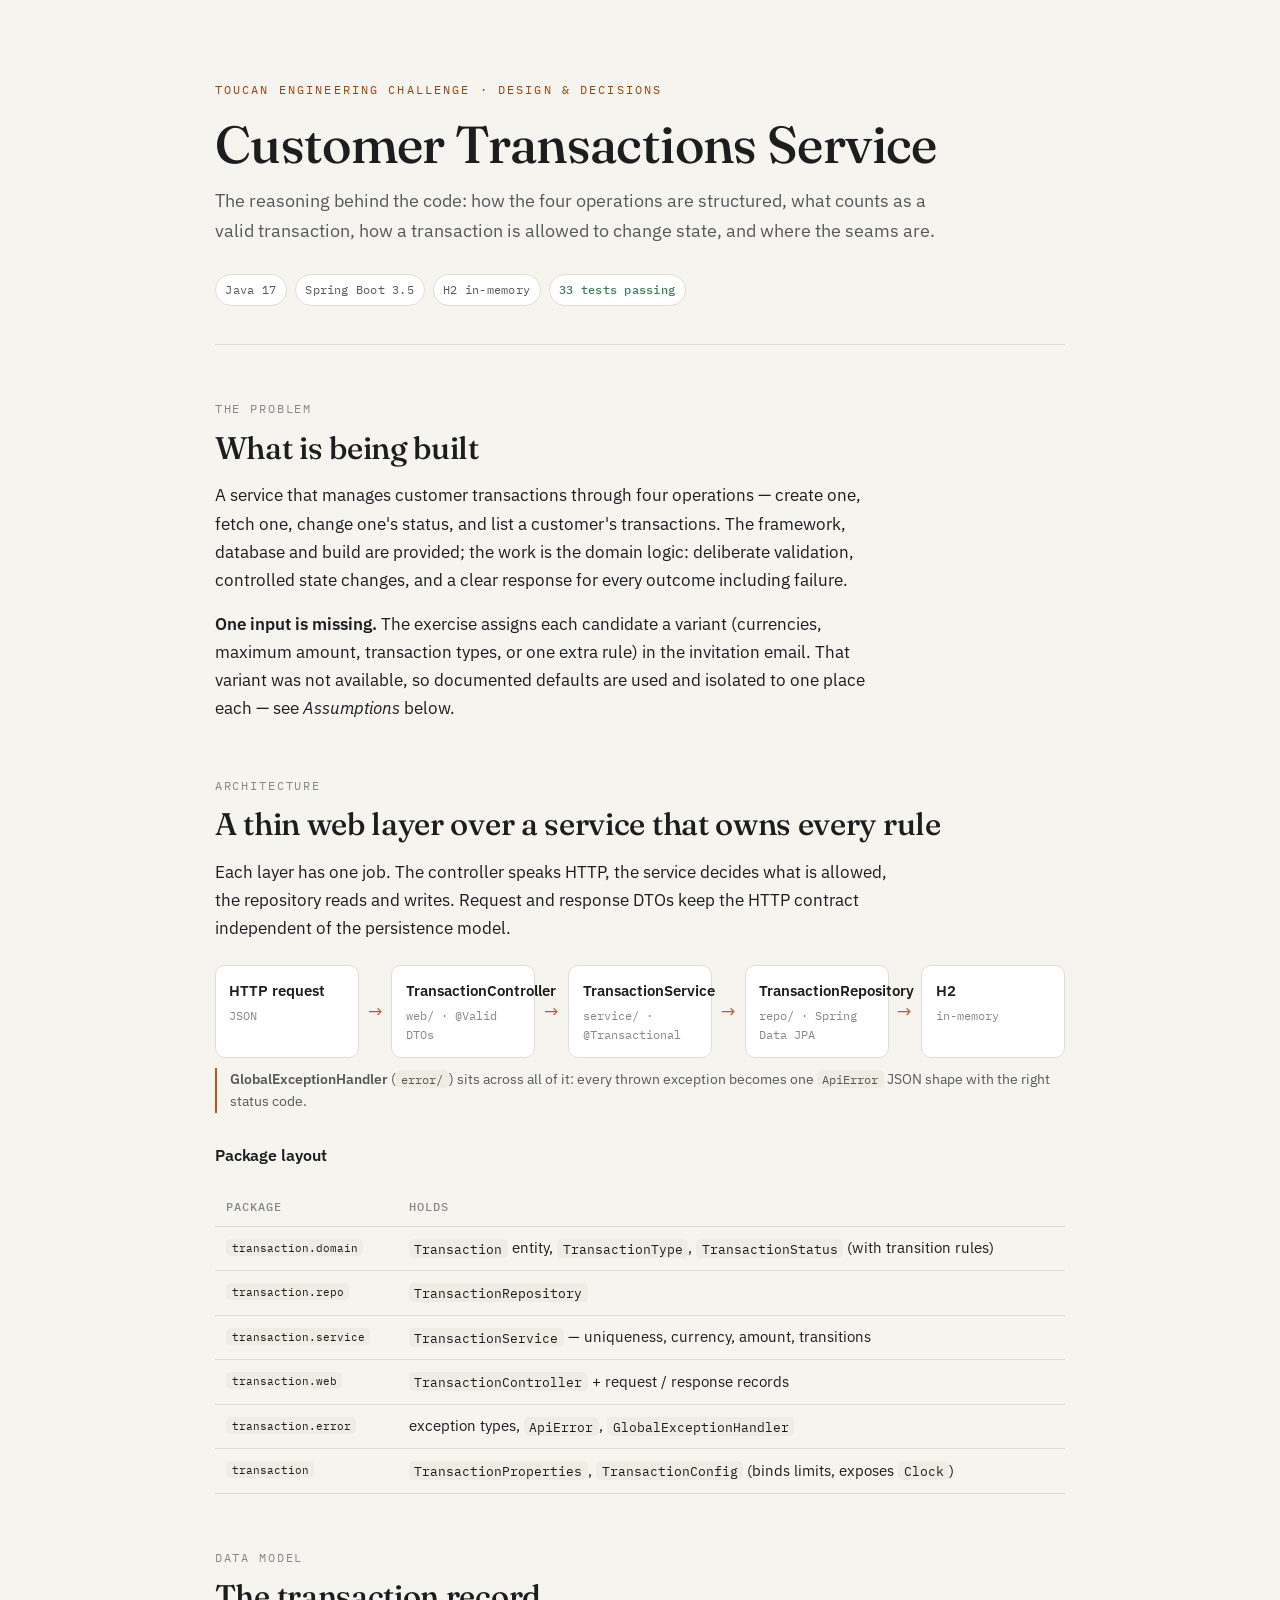
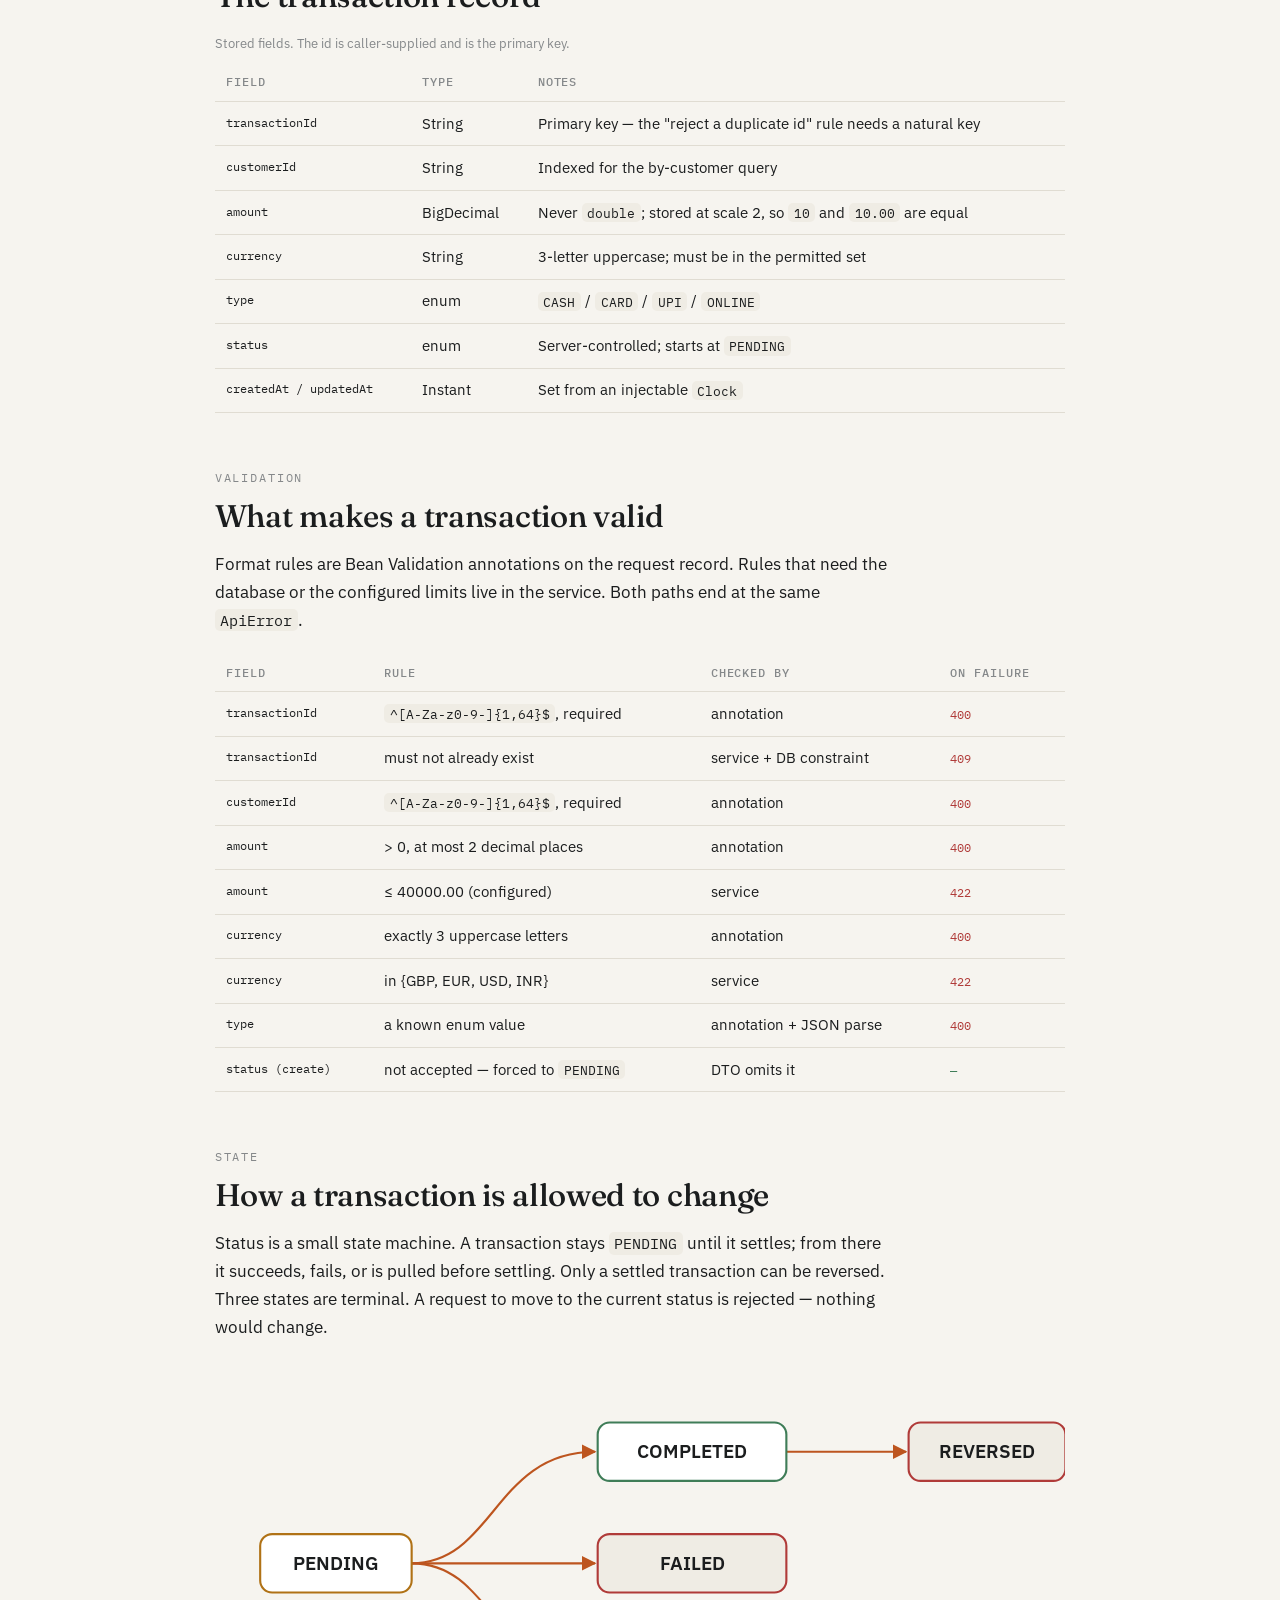
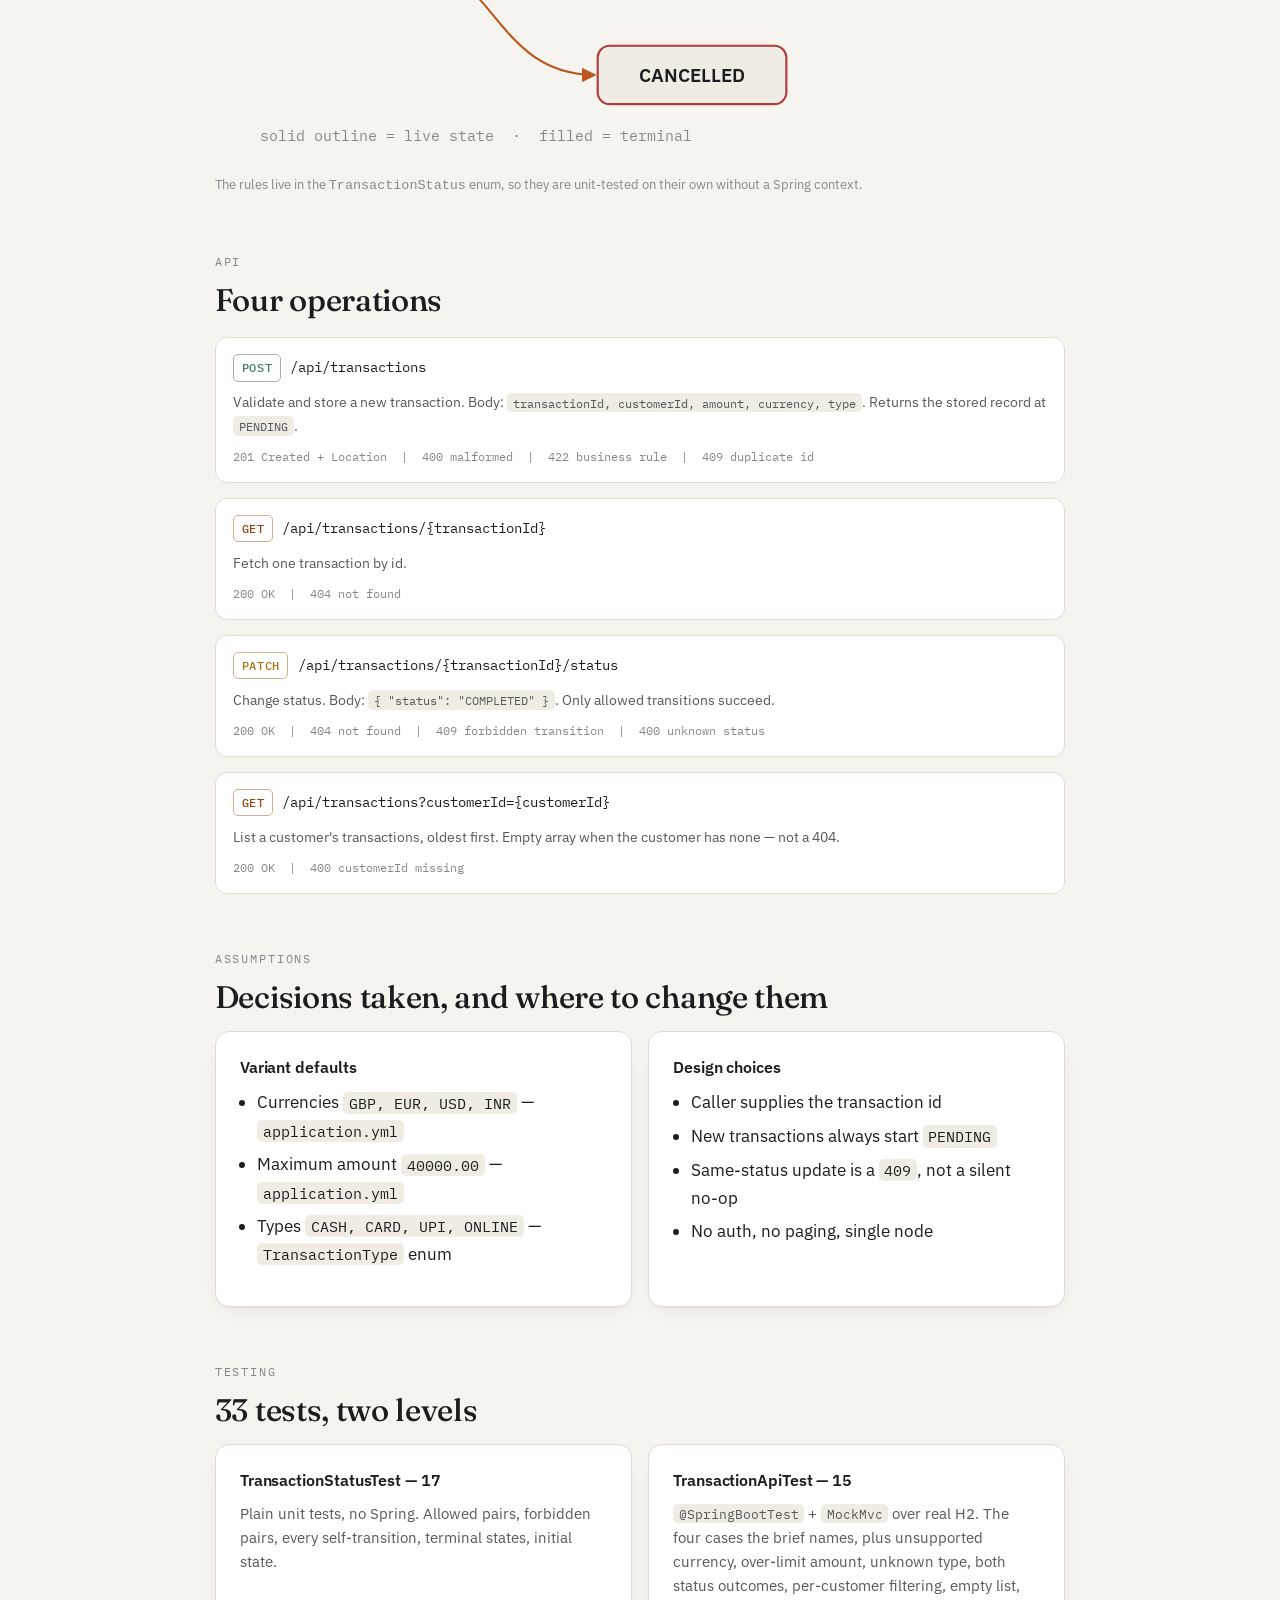
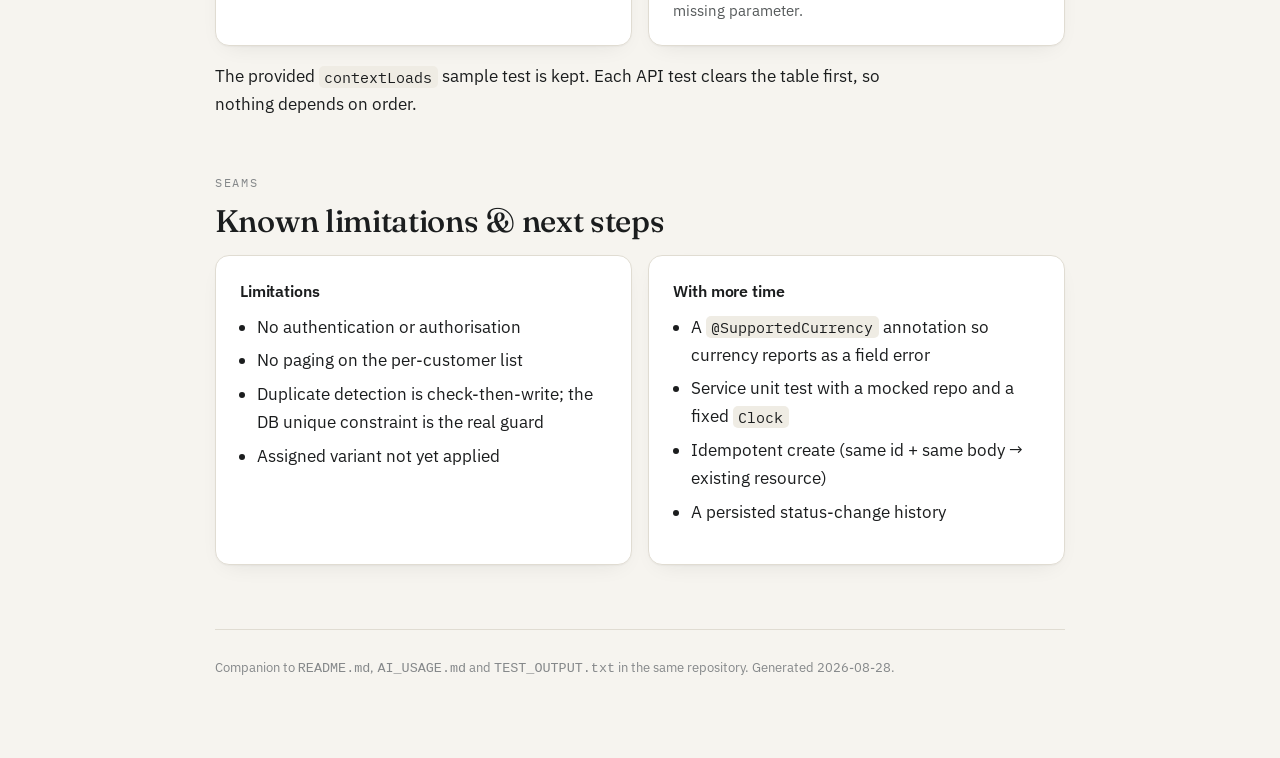
<file: docs/design.html>
<!doctype html>
<html lang="en">
<head>
<meta charset="utf-8">
<meta name="viewport" content="width=device-width, initial-scale=1">
<title>Transactions Service Design</title>
<link rel="preconnect" href="https://fonts.googleapis.com">
<link rel="preconnect" href="https://fonts.gstatic.com" crossorigin>
<link rel="stylesheet" href="https://fonts.googleapis.com/css2?family=Fraunces:opsz,wght@9..144,400;9..144,500;9..144,600&family=IBM+Plex+Mono:wght@400;500&family=IBM+Plex+Sans:wght@400;500;600&display=swap">
<style>
  :root {
    --ground: #f6f4ef;
    --surface: #ffffff;
    --surface-sunk: #efece4;
    --ink: #1b1d1e;
    --ink-soft: #55595a;
    --ink-faint: #85888a;
    --hairline: #e0dcd2;
    --accent: #bd551f;
    --accent-ink: #97430f;
    --ok: #3f7d58;
    --warn: #b07216;
    --bad: #b03b39;
    --shadow: 0 1px 2px rgba(27, 29, 30, .04), 0 8px 24px -12px rgba(27, 29, 30, .12);
  }
  @media (prefers-color-scheme: dark) {
    :root:not([data-theme="light"]) {
      --ground: #151719;
      --surface: #1d2023;
      --surface-sunk: #212528;
      --ink: #e9e6e0;
      --ink-soft: #b0aca4;
      --ink-faint: #7f8286;
      --hairline: #2f3438;
      --accent: #e07a45;
      --accent-ink: #e69268;
      --ok: #6fb08a;
      --warn: #d3a24e;
      --bad: #d97572;
      --shadow: 0 1px 2px rgba(0, 0, 0, .3), 0 10px 30px -14px rgba(0, 0, 0, .5);
    }
  }
  :root[data-theme="dark"] {
    --ground: #151719;
    --surface: #1d2023;
    --surface-sunk: #212528;
    --ink: #e9e6e0;
    --ink-soft: #b0aca4;
    --ink-faint: #7f8286;
    --hairline: #2f3438;
    --accent: #e07a45;
    --accent-ink: #e69268;
    --ok: #6fb08a;
    --warn: #d3a24e;
    --bad: #d97572;
    --shadow: 0 1px 2px rgba(0, 0, 0, .3), 0 10px 30px -14px rgba(0, 0, 0, .5);
  }

  * { box-sizing: border-box; }
  html { -webkit-text-size-adjust: 100%; }
  body {
    margin: 0;
    background: var(--ground);
    color: var(--ink);
    font-family: "IBM Plex Sans", ui-sans-serif, system-ui, sans-serif;
    font-size: 17px;
    line-height: 1.65;
    -webkit-font-smoothing: antialiased;
  }

  .wrap { max-width: 940px; margin: 0 auto; padding: clamp(2rem, 1rem + 5vw, 5.5rem) clamp(1.1rem, .4rem + 3vw, 3rem) 5rem; }
  .measure { max-width: 68ch; }

  header.masthead { border-bottom: 1px solid var(--hairline); padding-bottom: 2.4rem; margin-bottom: 3rem; }
  .kicker {
    font-family: "IBM Plex Mono", ui-monospace, monospace;
    font-size: .74rem; letter-spacing: .18em; text-transform: uppercase;
    color: var(--accent-ink); margin: 0 0 1rem;
  }
  h1 {
    font-family: "Fraunces", Georgia, "Times New Roman", serif;
    font-weight: 500; font-optical-sizing: auto;
    font-size: clamp(2.1rem, 1.4rem + 3vw, 3.25rem);
    line-height: 1.08; letter-spacing: -.012em; text-wrap: balance;
    margin: 0 0 .9rem;
  }
  .standfirst { font-size: 1.12rem; color: var(--ink-soft); margin: 0; }

  .chips { display: flex; flex-wrap: wrap; gap: .5rem; margin-top: 1.8rem; }
  .chip {
    font-family: "IBM Plex Mono", ui-monospace, monospace;
    font-size: .76rem; letter-spacing: .02em;
    padding: .3rem .6rem; border: 1px solid var(--hairline); border-radius: 999px;
    color: var(--ink-soft); background: var(--surface);
  }
  .chip strong { color: var(--ok); font-weight: 500; }

  section { margin-top: 3.4rem; }
  .eyebrow {
    font-family: "IBM Plex Mono", ui-monospace, monospace;
    font-size: .72rem; letter-spacing: .16em; text-transform: uppercase;
    color: var(--ink-faint); margin: 0 0 .7rem;
  }
  h2 {
    font-family: "Fraunces", Georgia, serif; font-weight: 500;
    font-size: clamp(1.5rem, 1.2rem + 1.2vw, 1.95rem); line-height: 1.15;
    letter-spacing: -.01em; text-wrap: balance; margin: 0 0 1rem;
  }
  h3 {
    font-size: 1rem; font-weight: 600; margin: 1.8rem 0 .5rem;
    letter-spacing: -.005em;
  }
  p { margin: 0 0 1rem; }
  a { color: var(--accent-ink); text-underline-offset: 2px; }
  strong { font-weight: 600; }

  .card {
    background: var(--surface); border: 1px solid var(--hairline);
    border-radius: 14px; padding: 1.4rem 1.5rem; box-shadow: var(--shadow);
  }
  .grid { display: grid; gap: 1rem; }
  @media (min-width: 620px) { .grid.two { grid-template-columns: 1fr 1fr; } }

  /* flow diagram */
  .flow { display: flex; flex-wrap: wrap; align-items: stretch; gap: .55rem; margin: 1.4rem 0 .4rem; }
  .flow .node {
    flex: 1 1 130px; background: var(--surface); border: 1px solid var(--hairline);
    border-radius: 10px; padding: .8rem .85rem; min-width: 0;
  }
  .flow .node .n-label { font-weight: 600; font-size: .93rem; }
  .flow .node .n-sub {
    font-family: "IBM Plex Mono", monospace; font-size: .72rem;
    color: var(--ink-faint); margin-top: .2rem; word-break: break-word;
  }
  .flow .arrow { align-self: center; color: var(--accent); font-size: 1.1rem; flex: 0 0 auto; }
  .aside-note {
    margin-top: .6rem; font-size: .86rem; color: var(--ink-soft);
    border-left: 2px solid var(--accent); padding-left: .8rem;
  }

  figure { margin: 1.4rem 0 0; }
  figcaption { font-size: .84rem; color: var(--ink-faint); margin-top: .7rem; }
  .diagram-scroll { overflow-x: auto; }
  svg.diagram { display: block; width: 100%; min-width: 520px; height: auto; }
  svg.diagram text {
    font-family: "IBM Plex Sans", sans-serif; fill: var(--ink);
  }
  svg.diagram .mono {
    font-family: "IBM Plex Mono", monospace; fill: var(--ink-faint); font-size: 11px;
  }

  .tbl-scroll { overflow-x: auto; margin: 1.2rem 0; }
  table { border-collapse: collapse; width: 100%; font-size: .92rem; min-width: 460px; }
  caption { text-align: left; color: var(--ink-faint); font-size: .82rem; margin-bottom: .5rem; }
  th, td { text-align: left; padding: .6rem .7rem; border-bottom: 1px solid var(--hairline); vertical-align: top; }
  thead th {
    font-family: "IBM Plex Mono", monospace; font-size: .72rem; letter-spacing: .08em;
    text-transform: uppercase; color: var(--ink-faint); font-weight: 500;
  }
  td code, p code, li code {
    font-family: "IBM Plex Mono", monospace; font-size: .86em;
    background: var(--surface-sunk); padding: .1rem .35rem; border-radius: 5px;
  }
  .tag { font-family: "IBM Plex Mono", monospace; font-size: .78rem; white-space: nowrap; }
  .tag.ok { color: var(--ok); }
  .tag.warn { color: var(--warn); }
  .tag.bad { color: var(--bad); }

  .endpoints { display: grid; gap: .9rem; margin-top: 1.2rem; }
  .endpoint { background: var(--surface); border: 1px solid var(--hairline); border-radius: 12px; padding: 1rem 1.1rem; }
  .endpoint .line { display: flex; align-items: baseline; gap: .6rem; flex-wrap: wrap; }
  .method {
    font-family: "IBM Plex Mono", monospace; font-size: .72rem; font-weight: 500;
    letter-spacing: .06em; padding: .2rem .45rem; border-radius: 5px;
    border: 1px solid var(--hairline); color: var(--ink-soft);
  }
  .method.post { color: var(--ok); border-color: color-mix(in srgb, var(--ok) 40%, var(--hairline)); }
  .method.get { color: var(--accent-ink); border-color: color-mix(in srgb, var(--accent) 35%, var(--hairline)); }
  .method.patch { color: var(--warn); border-color: color-mix(in srgb, var(--warn) 40%, var(--hairline)); }
  .path { font-family: "IBM Plex Mono", monospace; font-size: .9rem; }
  .endpoint p { margin: .55rem 0 0; font-size: .9rem; color: var(--ink-soft); }
  .codes { margin-top: .5rem; font-family: "IBM Plex Mono", monospace; font-size: .78rem; color: var(--ink-faint); }

  ul.clean { margin: .4rem 0 1rem; padding-left: 1.1rem; }
  ul.clean li { margin: .35rem 0; }

  footer { margin-top: 4rem; padding-top: 1.6rem; border-top: 1px solid var(--hairline); font-size: .84rem; color: var(--ink-faint); }

  @media (prefers-reduced-motion: no-preference) {
    section, header.masthead > * { animation: rise .5s cubic-bezier(.2, .7, .3, 1) both; }
    header.masthead > *:nth-child(2) { animation-delay: .04s; }
    header.masthead > *:nth-child(3) { animation-delay: .08s; }
    header.masthead > *:nth-child(4) { animation-delay: .12s; }
    @keyframes rise { from { opacity: 0; transform: translateY(8px); } to { opacity: 1; transform: none; } }
  }
</style>
</head>
<body>
<div class="wrap">

  <header class="masthead">
    <p class="kicker">Toucan Engineering Challenge &middot; Design &amp; decisions</p>
    <h1>Customer Transactions Service</h1>
    <p class="standfirst measure">The reasoning behind the code: how the four operations are structured, what counts as a valid transaction, how a transaction is allowed to change state, and where the seams are.</p>
    <div class="chips">
      <span class="chip">Java 17</span>
      <span class="chip">Spring Boot 3.5</span>
      <span class="chip">H2 in-memory</span>
      <span class="chip"><strong>33 tests passing</strong></span>
    </div>
  </header>

  <section>
    <p class="eyebrow">The problem</p>
    <h2>What is being built</h2>
    <p class="measure">A service that manages customer transactions through four operations &mdash; create one, fetch one, change one's status, and list a customer's transactions. The framework, database and build are provided; the work is the domain logic: deliberate validation, controlled state changes, and a clear response for every outcome including failure.</p>
    <p class="measure"><strong>One input is missing.</strong> The exercise assigns each candidate a variant (currencies, maximum amount, transaction types, or one extra rule) in the invitation email. That variant was not available, so documented defaults are used and isolated to one place each &mdash; see <em>Assumptions</em> below.</p>
  </section>

  <section>
    <p class="eyebrow">Architecture</p>
    <h2>A thin web layer over a service that owns every rule</h2>
    <p class="measure">Each layer has one job. The controller speaks HTTP, the service decides what is allowed, the repository reads and writes. Request and response DTOs keep the HTTP contract independent of the persistence model.</p>

    <div class="flow">
      <div class="node"><div class="n-label">HTTP request</div><div class="n-sub">JSON</div></div>
      <div class="arrow">&rarr;</div>
      <div class="node"><div class="n-label">TransactionController</div><div class="n-sub">web/ &middot; @Valid DTOs</div></div>
      <div class="arrow">&rarr;</div>
      <div class="node"><div class="n-label">TransactionService</div><div class="n-sub">service/ &middot; @Transactional</div></div>
      <div class="arrow">&rarr;</div>
      <div class="node"><div class="n-label">TransactionRepository</div><div class="n-sub">repo/ &middot; Spring Data JPA</div></div>
      <div class="arrow">&rarr;</div>
      <div class="node"><div class="n-label">H2</div><div class="n-sub">in-memory</div></div>
    </div>
    <p class="aside-note"><strong>GlobalExceptionHandler</strong> (<code>error/</code>) sits across all of it: every thrown exception becomes one <code>ApiError</code> JSON shape with the right status code.</p>

    <h3>Package layout</h3>
    <div class="tbl-scroll">
      <table>
        <thead><tr><th>Package</th><th>Holds</th></tr></thead>
        <tbody>
          <tr><td class="tag"><code>transaction.domain</code></td><td><code>Transaction</code> entity, <code>TransactionType</code>, <code>TransactionStatus</code> (with transition rules)</td></tr>
          <tr><td class="tag"><code>transaction.repo</code></td><td><code>TransactionRepository</code></td></tr>
          <tr><td class="tag"><code>transaction.service</code></td><td><code>TransactionService</code> &mdash; uniqueness, currency, amount, transitions</td></tr>
          <tr><td class="tag"><code>transaction.web</code></td><td><code>TransactionController</code> + request / response records</td></tr>
          <tr><td class="tag"><code>transaction.error</code></td><td>exception types, <code>ApiError</code>, <code>GlobalExceptionHandler</code></td></tr>
          <tr><td class="tag"><code>transaction</code></td><td><code>TransactionProperties</code>, <code>TransactionConfig</code> (binds limits, exposes <code>Clock</code>)</td></tr>
        </tbody>
      </table>
    </div>
  </section>

  <section>
    <p class="eyebrow">Data model</p>
    <h2>The transaction record</h2>
    <div class="tbl-scroll">
      <table>
        <caption>Stored fields. The id is caller-supplied and is the primary key.</caption>
        <thead><tr><th>Field</th><th>Type</th><th>Notes</th></tr></thead>
        <tbody>
          <tr><td class="tag">transactionId</td><td>String</td><td>Primary key &mdash; the "reject a duplicate id" rule needs a natural key</td></tr>
          <tr><td class="tag">customerId</td><td>String</td><td>Indexed for the by-customer query</td></tr>
          <tr><td class="tag">amount</td><td>BigDecimal</td><td>Never <code>double</code>; stored at scale 2, so <code>10</code> and <code>10.00</code> are equal</td></tr>
          <tr><td class="tag">currency</td><td>String</td><td>3-letter uppercase; must be in the permitted set</td></tr>
          <tr><td class="tag">type</td><td>enum</td><td><code>CASH</code> / <code>CARD</code> / <code>UPI</code> / <code>ONLINE</code></td></tr>
          <tr><td class="tag">status</td><td>enum</td><td>Server-controlled; starts at <code>PENDING</code></td></tr>
          <tr><td class="tag">createdAt / updatedAt</td><td>Instant</td><td>Set from an injectable <code>Clock</code></td></tr>
        </tbody>
      </table>
    </div>
  </section>

  <section>
    <p class="eyebrow">Validation</p>
    <h2>What makes a transaction valid</h2>
    <p class="measure">Format rules are Bean Validation annotations on the request record. Rules that need the database or the configured limits live in the service. Both paths end at the same <code>ApiError</code>.</p>
    <div class="tbl-scroll">
      <table>
        <thead><tr><th>Field</th><th>Rule</th><th>Checked by</th><th>On failure</th></tr></thead>
        <tbody>
          <tr><td class="tag">transactionId</td><td><code>^[A-Za-z0-9-]{1,64}$</code>, required</td><td>annotation</td><td><span class="tag bad">400</span></td></tr>
          <tr><td class="tag">transactionId</td><td>must not already exist</td><td>service + DB constraint</td><td><span class="tag bad">409</span></td></tr>
          <tr><td class="tag">customerId</td><td><code>^[A-Za-z0-9-]{1,64}$</code>, required</td><td>annotation</td><td><span class="tag bad">400</span></td></tr>
          <tr><td class="tag">amount</td><td>&gt; 0, at most 2 decimal places</td><td>annotation</td><td><span class="tag bad">400</span></td></tr>
          <tr><td class="tag">amount</td><td>&le; 40000.00 (configured)</td><td>service</td><td><span class="tag bad">422</span></td></tr>
          <tr><td class="tag">currency</td><td>exactly 3 uppercase letters</td><td>annotation</td><td><span class="tag bad">400</span></td></tr>
          <tr><td class="tag">currency</td><td>in {GBP, EUR, USD, INR}</td><td>service</td><td><span class="tag bad">422</span></td></tr>
          <tr><td class="tag">type</td><td>a known enum value</td><td>annotation + JSON parse</td><td><span class="tag bad">400</span></td></tr>
          <tr><td class="tag">status (create)</td><td>not accepted &mdash; forced to <code>PENDING</code></td><td>DTO omits it</td><td><span class="tag ok">&mdash;</span></td></tr>
        </tbody>
      </table>
    </div>
  </section>

  <section>
    <p class="eyebrow">State</p>
    <h2>How a transaction is allowed to change</h2>
    <p class="measure">Status is a small state machine. A transaction stays <code>PENDING</code> until it settles; from there it succeeds, fails, or is pulled before settling. Only a settled transaction can be reversed. Three states are terminal. A request to move to the current status is rejected &mdash; nothing would change.</p>

    <figure>
      <div class="diagram-scroll">
        <svg class="diagram" viewBox="0 0 640 300" role="img" aria-label="State diagram: PENDING moves to COMPLETED, FAILED or CANCELLED. COMPLETED moves to REVERSED. FAILED, CANCELLED and REVERSED are terminal.">
          <defs>
            <marker id="ah" viewBox="0 0 10 10" refX="9" refY="5" markerWidth="7" markerHeight="7" orient="auto-start-reverse">
              <path d="M0,0 L10,5 L0,10 z" fill="var(--accent)"></path>
            </marker>
          </defs>
          <g fill="none" stroke="var(--accent)" stroke-width="1.6" marker-end="url(#ah)">
            <path d="M148,150 C210,150 210,66 286,66"></path>
            <path d="M148,150 L286,150"></path>
            <path d="M148,150 C210,150 210,234 286,234"></path>
            <path d="M430,66 L520,66"></path>
          </g>
          <g>
            <rect x="34" y="128" width="114" height="44" rx="9" fill="var(--surface)" stroke="var(--warn)" stroke-width="1.6"></rect>
            <text x="91" y="155" text-anchor="middle" font-weight="600" font-size="14">PENDING</text>

            <rect x="288" y="44" width="142" height="44" rx="9" fill="var(--surface)" stroke="var(--ok)" stroke-width="1.6"></rect>
            <text x="359" y="71" text-anchor="middle" font-weight="600" font-size="14">COMPLETED</text>

            <rect x="288" y="128" width="142" height="44" rx="9" fill="var(--surface-sunk)" stroke="var(--bad)" stroke-width="1.6"></rect>
            <text x="359" y="155" text-anchor="middle" font-weight="600" font-size="14">FAILED</text>

            <rect x="288" y="212" width="142" height="44" rx="9" fill="var(--surface-sunk)" stroke="var(--bad)" stroke-width="1.6"></rect>
            <text x="359" y="239" text-anchor="middle" font-weight="600" font-size="14">CANCELLED</text>

            <rect x="522" y="44" width="118" height="44" rx="9" fill="var(--surface-sunk)" stroke="var(--bad)" stroke-width="1.6"></rect>
            <text x="581" y="71" text-anchor="middle" font-weight="600" font-size="14">REVERSED</text>
          </g>
          <text class="mono" x="34" y="284">solid outline = live state &nbsp;&middot;&nbsp; filled = terminal</text>
        </svg>
      </div>
      <figcaption>The rules live in the <code>TransactionStatus</code> enum, so they are unit-tested on their own without a Spring context.</figcaption>
    </figure>
  </section>

  <section>
    <p class="eyebrow">API</p>
    <h2>Four operations</h2>
    <div class="endpoints">
      <div class="endpoint">
        <div class="line"><span class="method post">POST</span><span class="path">/api/transactions</span></div>
        <p>Validate and store a new transaction. Body: <code>transactionId, customerId, amount, currency, type</code>. Returns the stored record at <code>PENDING</code>.</p>
        <div class="codes">201 Created + Location &nbsp;|&nbsp; 400 malformed &nbsp;|&nbsp; 422 business rule &nbsp;|&nbsp; 409 duplicate id</div>
      </div>
      <div class="endpoint">
        <div class="line"><span class="method get">GET</span><span class="path">/api/transactions/{transactionId}</span></div>
        <p>Fetch one transaction by id.</p>
        <div class="codes">200 OK &nbsp;|&nbsp; 404 not found</div>
      </div>
      <div class="endpoint">
        <div class="line"><span class="method patch">PATCH</span><span class="path">/api/transactions/{transactionId}/status</span></div>
        <p>Change status. Body: <code>{ "status": "COMPLETED" }</code>. Only allowed transitions succeed.</p>
        <div class="codes">200 OK &nbsp;|&nbsp; 404 not found &nbsp;|&nbsp; 409 forbidden transition &nbsp;|&nbsp; 400 unknown status</div>
      </div>
      <div class="endpoint">
        <div class="line"><span class="method get">GET</span><span class="path">/api/transactions?customerId={customerId}</span></div>
        <p>List a customer's transactions, oldest first. Empty array when the customer has none &mdash; not a 404.</p>
        <div class="codes">200 OK &nbsp;|&nbsp; 400 customerId missing</div>
      </div>
    </div>
  </section>

  <section>
    <p class="eyebrow">Assumptions</p>
    <h2>Decisions taken, and where to change them</h2>
    <div class="grid two">
      <div class="card">
        <h3 style="margin-top:0">Variant defaults</h3>
        <ul class="clean">
          <li>Currencies <code>GBP, EUR, USD, INR</code> &mdash; <code>application.yml</code></li>
          <li>Maximum amount <code>40000.00</code> &mdash; <code>application.yml</code></li>
          <li>Types <code>CASH, CARD, UPI, ONLINE</code> &mdash; <code>TransactionType</code> enum</li>
        </ul>
      </div>
      <div class="card">
        <h3 style="margin-top:0">Design choices</h3>
        <ul class="clean">
          <li>Caller supplies the transaction id</li>
          <li>New transactions always start <code>PENDING</code></li>
          <li>Same-status update is a <code>409</code>, not a silent no-op</li>
          <li>No auth, no paging, single node</li>
        </ul>
      </div>
    </div>
  </section>

  <section>
    <p class="eyebrow">Testing</p>
    <h2>33 tests, two levels</h2>
    <div class="grid two">
      <div class="card">
        <h3 style="margin-top:0">TransactionStatusTest &mdash; 17</h3>
        <p style="margin:0;color:var(--ink-soft);font-size:.92rem">Plain unit tests, no Spring. Allowed pairs, forbidden pairs, every self-transition, terminal states, initial state.</p>
      </div>
      <div class="card">
        <h3 style="margin-top:0">TransactionApiTest &mdash; 15</h3>
        <p style="margin:0;color:var(--ink-soft);font-size:.92rem"><code>@SpringBootTest</code> + <code>MockMvc</code> over real H2. The four cases the brief names, plus unsupported currency, over-limit amount, unknown type, both status outcomes, per-customer filtering, empty list, missing parameter.</p>
      </div>
    </div>
    <p class="measure" style="margin-top:1rem">The provided <code>contextLoads</code> sample test is kept. Each API test clears the table first, so nothing depends on order.</p>
  </section>

  <section>
    <p class="eyebrow">Seams</p>
    <h2>Known limitations &amp; next steps</h2>
    <div class="grid two">
      <div class="card">
        <h3 style="margin-top:0">Limitations</h3>
        <ul class="clean">
          <li>No authentication or authorisation</li>
          <li>No paging on the per-customer list</li>
          <li>Duplicate detection is check-then-write; the DB unique constraint is the real guard</li>
          <li>Assigned variant not yet applied</li>
        </ul>
      </div>
      <div class="card">
        <h3 style="margin-top:0">With more time</h3>
        <ul class="clean">
          <li>A <code>@SupportedCurrency</code> annotation so currency reports as a field error</li>
          <li>Service unit test with a mocked repo and a fixed <code>Clock</code></li>
          <li>Idempotent create (same id + same body &rarr; existing resource)</li>
          <li>A persisted status-change history</li>
        </ul>
      </div>
    </div>
  </section>

  <footer>
    Companion to <code>README.md</code>, <code>AI_USAGE.md</code> and <code>TEST_OUTPUT.txt</code> in the same repository. Generated 2026-08-28.
  </footer>

</div>
</body>
</html>
</file>
